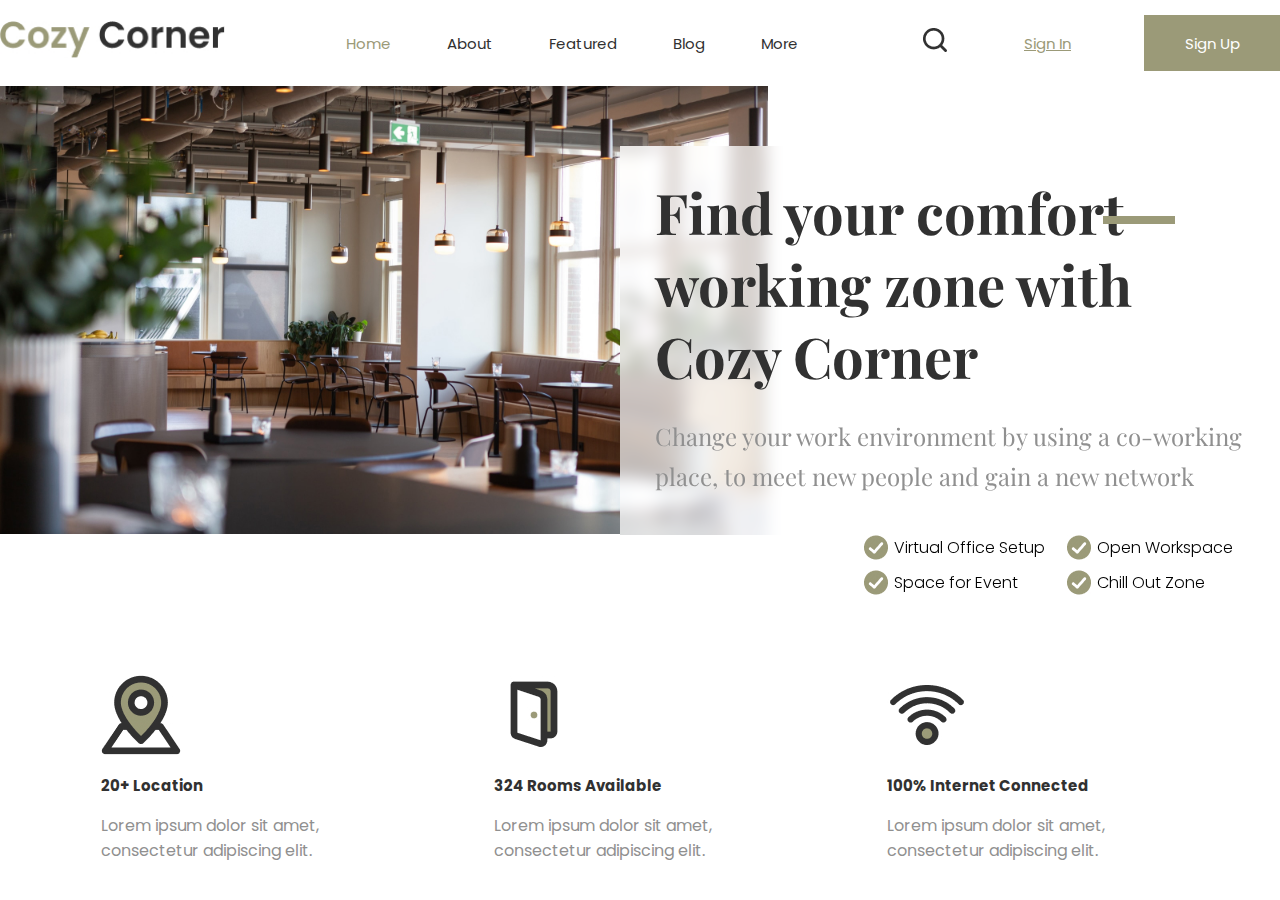
<file: Proeycto 3/index.html>
<!DOCTYPE html>
<html lang="en">
<head>
    <meta charset="UTF-8">
    <meta name="viewport" content="width=device-width, initial-scale=1.0">
    <title>Cozy Corner</title>
    <link rel="stylesheet" href="./style.css">
</head>
<body>
    <section class="page">
        <header class="header">
            <figure class="title">
                <img src="./IMG/title.jpg" alt="Cozy Corner">
            </figure>

            <nav class="nav">
                <ul>
                    <li><a href="#" class="active">Home</a></li>
                    <li><a href="#">About</a></li>
                    <li><a href="#">Featured</a></li>
                    <li><a href="#">Blog</a></li>
                    <li><a href="#">More</a></li>
                </ul>
            </nav>

            <nav class="login">
                <ul>
                    <li><img src="./IMG/search.jpg" alt="search"></li>
                    <li><a href="#" class="sign_in">Sign In</a></li>
                    <li><a href="#" class="sign_up">Sign Up</a></li>
                </ul>
            </nav>
        </header>

        <section class="hero_header">
                <div class="hero_title">
                    <h1 class="title">Find your comfort working zone with Cozy Corner</h1>
                    <p class="description">Change your work environment by using a co-working place, to meet new people and gain a new network</p>
                    
                    <nav class="hero_list">
                        <ul>
                            <li>Virtual Office Setup</li>
                            <li>Open Workspace</li>
                            <li>Space for Event</li>
                            <li>Chill Out Zone</li>
                        </ul>
                </nav>
                </div>

                
            
        </section>

        <section class="benefits">
            <article>
                <img src="./IMG/location.jpg" alt="location">
                <h2>20+ Location</h2>
                <p>Lorem ipsum dolor sit amet, consectetur adipiscing elit.</p>
            </article>
            <article>
                <img src="./IMG/door.jpg" alt="rooms">
                <h2>324 Rooms Available</h2>
                <p>Lorem ipsum dolor sit amet, consectetur adipiscing elit.</p>
            </article>
            <article>
                <img src="./IMG/wifi.jpg" alt="wifi">
                <h2>100% Internet Connected</h2>
                <p>Lorem ipsum dolor sit amet, consectetur adipiscing elit.</p>
            </article>
        </section>

    </section>
</body>
</html>
</file>
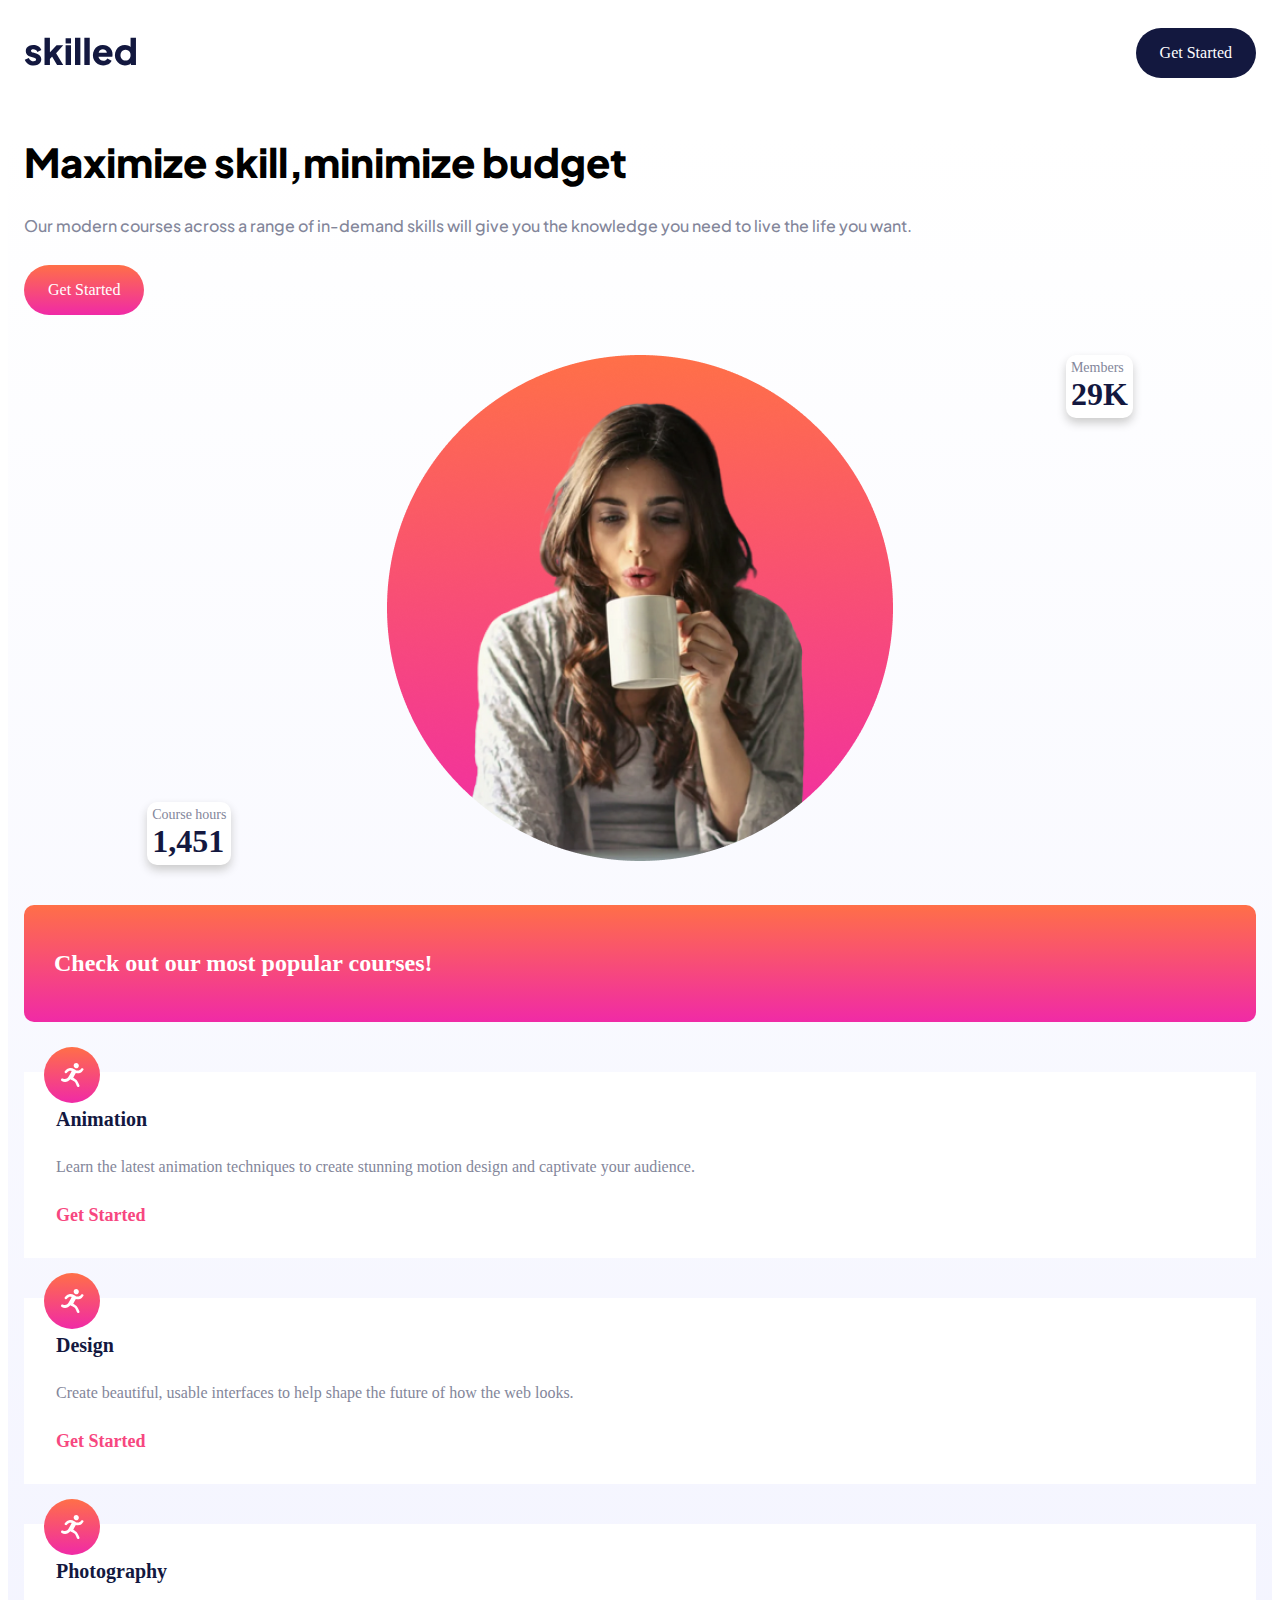
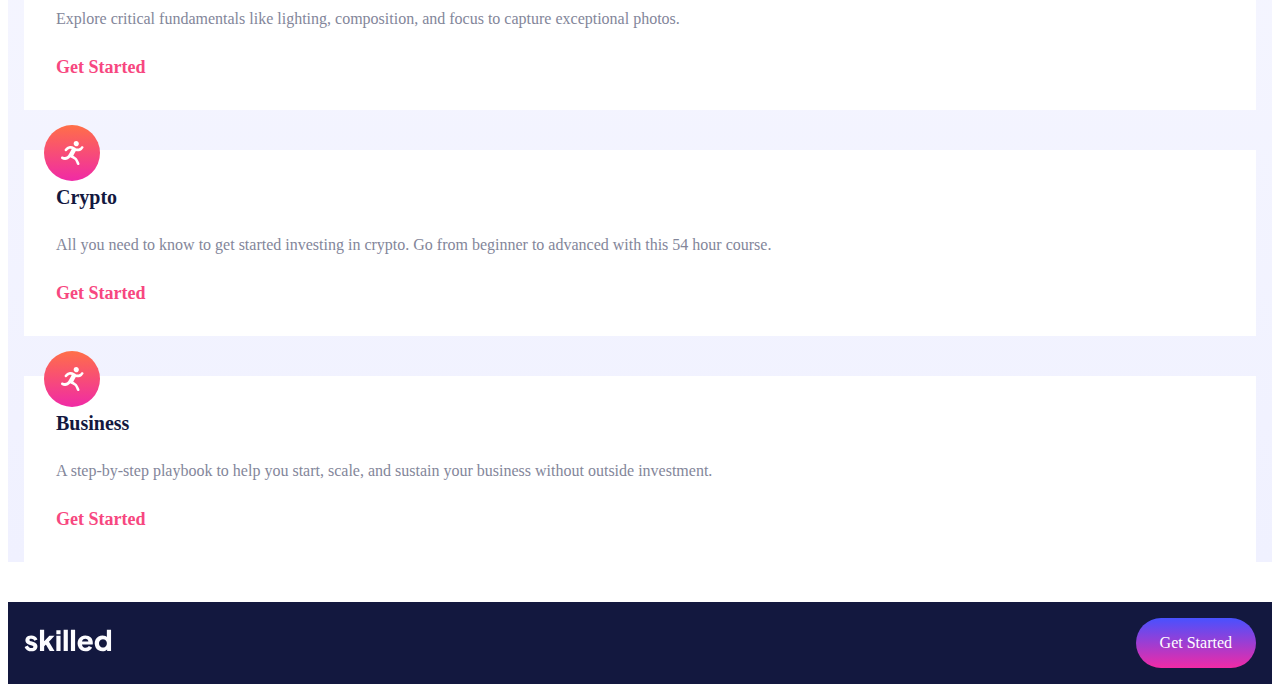
<file: Proyecto 4/index.html>
<!DOCTYPE html>
<html lang="en">
<head>
    <meta charset="UTF-8">
    <meta name="viewport" content="width=device-width, initial-scale=1.0">
    <title>Skilled</title>
    <link rel="stylesheet" href="./style.css">
</head>
<body>
    <header class='header-principal'>
        <div class="container">
            <a href="#"><img src="./IMG/elearning-logo.svg" alt="" class="logo"></a>

            <nav class="nav-principal">
                <ul>
                    <li>
                        <a href="#" class="button">Get Started</a>
                    </li>
                </ul>
            </nav>
        </div>
    </header>

    <main>
        <div class="hero">
            <div class="container">
                <div class="hero__content">
                    <h1 class="hero__title">
                        Maximize skill,minimize budget
                    </h1>
                    <p class="hero__subtitle">Our modern courses across a range of in-demand skills will give you the knowledge you need to live the life you want.</p>
                    <p class="hero__buttons">
                        <a href="#" class="button--gradient-orange">Get Started</a>
                    </p>
        
                    <div class="hero__img">
                        <img src="./IMG/hero-img-mobile.png" alt="">
                        <div class="hero_number">
                            <span class="hero_number-title">Course hours</span>
                            <span class="hero_number-number">1,451</span>
                        </div>
                        <div class="hero_number1">
                            <span class="hero_number1-title1">Members</span>
                            <span class="hero_number1-number1">29K</span>
                        </div>
                </div>
               
                </div>
                    
               
                     
                
            </div>
    
            
        </div>
    
        <div class="activities">
            <div class="container">
                <header class="activities__header">
                    <h2>Check out our most popular courses!</h2>
                </header>
                <article class="activities__item__animation">
                    <span class="activities__item__icon"><img src="./IMG/icon-run.svg" alt=""></span>
                    <h3 class="activities__item__title">Animation</h3>
                    <p class="activities__item__description">Learn the latest animation techniques to create stunning motion design and captivate your audience.</p>
                    <p class="activities__item__cta"><a href="#" class="button_link">Get Started</a></p>
                </article>

                <article class="activities__item__animation">
                    <span class="activities__item__icon"><img src="./IMG/icon-run.svg" alt=""></span>
                    <h3 class="activities__item__title">Design</h3>
                    <p class="activities__item__description">Create beautiful, usable interfaces to help shape the future of how the web looks.</p>
                    <p class="activities__item__cta"><a href="#" class="button_link">Get Started</a></p>
                </article>

                <article class="activities__item__animation">
                    <span class="activities__item__icon"><img src="./IMG/icon-run.svg" alt=""></span>
                    <h3 class="activities__item__title">Photography</h3>
                    <p class="activities__item__description">Explore critical fundamentals like lighting, composition, and focus to capture exceptional photos.</p>
                    <p class="activities__item__cta"><a href="#" class="button_link">Get Started</a></p>
                </article>

                <article class="activities__item__animation">
                    <span class="activities__item__icon"><img src="./IMG/icon-run.svg" alt=""></span>
                    <h3 class="activities__item__title">Crypto</h3>
                    <p class="activities__item__description">All you need to know to get started investing in crypto. Go from beginner to advanced with this 54 hour course.</p>
                    <p class="activities__item__cta"><a href="#" class="button_link">Get Started</a></p>
                </article>

                <article class="activities__item__animation">
                    <span class="activities__item__icon"><img src="./IMG/icon-run.svg" alt=""></span>
                    <h3 class="activities__item__title">Business</h3>
                    <p class="activities__item__description">A step-by-step playbook to help you start, scale, and sustain your business without outside investment.</p>
                    <p class="activities__item__cta"><a href="#" class="button_link">Get Started</a></p>
                </article>
            </div>
        </div>
    </main>

    <footer class="footer__principal">
        <div class="container">
            <a href="#"><img src="./IMG/skilled.svg" alt="" class="logo_negative"></a>

            <nav class="nav-principal">
                <ul>
                    <li>
                        <a href="#" class="button">Get Started</a>
                    </li>
                </ul>
            </nav>
        </div>
    </footer>

    
</body>
</html>
</file>
<file: Proeycto 3/style.css>
@import url('https://fonts.googleapis.com/css2?family=Playfair+Display:ital,wght@0,700;1,700&display=swap');
@import url('https://fonts.googleapis.com/css2?family=Playfair+Display:ital,wght@0,700;1,700&family=Poppins:wght@400;500&display=swap');


:root {
    --black: rgba(49, 49, 49, 1);
    --dark-green: rgba(155, 154, 120, 1);
    --second-font: "Playfair Display", serif;
    --first-font: "Poppins", sans-serif;
}

body {
    margin: 0;
    padding: 0;
}

.page {
    margin-left: auto;
    margin-right: auto;
    max-width: 1400px;
}

header.header {
    display: flex;
    justify-content: space-between;
    align-items: center;
    font-family: var(--first-font);
    
}

.title {
    margin: 0;
}
.title img{
    width: 225px;
}

nav.nav ul{
    font-size: 15px;
    list-style: none;
    display: flex;
    gap: 56px;
    font-family: var(--first-font);
}

nav.nav ul li a {
    display: inline-block;
    text-decoration: none;
    color: var(--black);
}

nav.nav ul li a.active {
    color: var(--dark-green);
}

nav.nav ul li a:hover{
    transition: all .5s ease;
    color: var(--dark-green);
}

nav.login ul{
    font-size: 15px;
    display: flex;
    list-style: none;
    gap: 73px;
    align-items: center;
    font-family: var(--first-font);
}

nav.login ul li a{
    display: inline-block;
    text-decoration: none;  
    color: var(--dark-green);
}


nav.login ul li a.sign_up {
    background-color: var(--dark-green);
    color: white;
    padding: 16.5px 40.5px;
}

nav.login ul li a.sign_up:hover {
    transition: all .5s ease;
    color: var(--dark-green);
    background-color: white;
}


nav.login ul li a.sign_in {
    text-decoration: underline;
}

nav.login ul li a.sign_in:hover {
    transition: all .5s ease;
    color: var(--black);
}

.hero_header {
    background-image: url(./IMG/hero_bg.jpg);
    background-repeat: no-repeat;
    background-size: 60%;
    padding-top: 60px;
    padding-bottom: 60px;
    display: flex;
    justify-content: flex-end;
    margin-bottom: 80px;
}

.hero_title {
    max-width: 50%;
    background: rgba(255, 255, 255, 0.7);
    backdrop-filter: blur(8px);
    padding-left: 20px;
    padding-top: 15px;
}

.hero_header h1::before {
    content: '';
    position: absolute;
    top: 70px;
    height: 8px;
    width: 72px;
    background-color: var(--dark-green);
    right: 105px;
}

.hero_title h1{
    padding-top: 15px;
    padding-left: 15px;
    width: 80%;
    font-size: 56px;
    font-family: var(--second-font);
    color: var(--black);
    font-weight: 700;
    line-height: 72px;
    margin: 0;
}



.hero_title p{
    width: 97%;
    font-family: var(--second-font);
    color: rgba(144, 144, 144, 1);
    font-weight: 400;
    font-size: 24px;
    line-height: 40px;
    padding-bottom: 15px;
    padding-left: 15px;
}

.hero_list ul{
    list-style: none;
    margin: 0px;
    padding: 0px;
    width: 60%;
    margin-left: auto;
    position: absolute;
    right: 20px;
    display: grid;
    font-family: var(--first-font);
    grid-template-columns: 1fr 1fr;
    grid-template-rows: 1fr 1fr;
    gap: 10px;
}

.hero_list ul li {
    font-weight: 300;
    background-image: url(./IMG/hero_list.jpg);
    background-repeat: no-repeat;
    background-size: 24px;
    background-position: left center;
    padding-left: 30px;
}

section.benefits {
    display: flex;
    justify-content: space-around;
    padding-left: 101px;
    font-family: var(--first-font);
}

section.benefits article h2 {
    font-size: 15px;
    color: var(--black);
}

section.benefits article p {
    width: 70%;
    color: rgba(144, 144, 144, 1);
}
</file>
<file: Proyecto 4/style.css>
@import url('https://fonts.googleapis.com/css2?family=Plus+Jakarta+Sans:ital,wght@0,200..800;1,200..800&display=swap');

:root {

    /*Colores*/
    --blue: #666CA3;
    --blue-dark: #4851ff;
    --black: #13183F;
    --grey: #83869A;
    --pink: #F74780;
    --pink_light: #FFA7C3;
    --orange: #FF6F48;
    --magenta: #F02AA6;
    --gradient_pink_orange: linear-gradient(180deg, #FF6F48 0.04%, #F02AA6 100%);
    --gradient_pink_blue: linear-gradient(180deg, #4851FF 0%, #F02AA6 99.92%);

    /*Font*/
    --primary_font: "Plus Jakarta Sans", sans-serif;
}

body {
    font-size: 16px;
}

body a {
    text-decoration: none;
    display: inline-block;
}

main {
    background-image: linear-gradient(180deg, #FFFFFF 0%, #F0F1FF 100%);
    ;
}

.container {
    padding-left: 16px;
    padding-right: 16px;
}

header div.container {
    padding-left: 16px;
    padding-right: 16px;
    display: flex;
    justify-content: space-between;
    align-items: center;
}

.hero_container {
    padding-left: 16px;
    padding-right: 16px;
}

.activities_container {
    padding-left: 16px;
    padding-right: 16px;
}

.button {
    padding: 16px 24px;
    color: white;
    background-color: var(--black);
    border-radius: 28px;
}

a.button--gradient-orange {
    background-image: var(--gradient_pink_orange);
    color: white;
    padding: 16px 24px;
    border-radius: 28px;
}

header.header-principal {
    padding-top: 20px;
    padding-bottom: 20px;
    margin-bottom: 38px;
}

header ul {
    list-style: none;
    margin: 0;
    padding: 0;
}

.hero {
    margin-bottom: 40px;
}


.hero .hero__title {
    font-family: var(--primary_font);
    font-size: 40px;
    font-weight: 800;
    line-height: 51px;
    margin-bottom: 26px;
}

.hero .hero__subtitle {
    font-family: var(--primary_font);
    font-weight: 500;
    margin-bottom: 26px;
    color: var(--grey);
    line-height: 26px;
}

.hero .hero__buttons {
    margin-bottom: 40px;
}

.hero .hero__img {
    text-align: center;
    width: 80%;
    margin-left: 10%;
    position: relative;
}

.hero .hero__img img{
    max-width: 80%;
}

div.hero_number, div.hero_number1 {
    display: inline-block;
    width: max-content;
    background-color: white;
    color: var(--black);
    padding: 5px;
    gap: 10px;
    text-align: left;
    position: absolute;
    border-radius: 10px;
    box-shadow: 0 5px 10px #ccc;
}

div.hero_number span, div.hero_number1 span {
    display: block;
}

.hero_number-title, .hero_number1-title1{
    font-size: 14px;
    color: var(--grey);
}

.hero_number-number, .hero_number1-number1{
    color: var(--black);
    font-size: 32px;
    font-weight: 800;
}

.hero_number {
    padding: 16px 45px 16px 20px;
    bottom: 0;
    left: 0;
}

.hero_number1 {
    padding: 16px 20px 16px 20px;
    top: 0;
    right: 0;
}

.activities__header {
    background-image: var(--gradient_pink_orange);
    padding: 25px 30px;
    color: white;
    border-radius: 10px;
    margin-bottom: 50px;
}

.activities__item__animation {
    padding: 1rem 2rem;
    margin-bottom: 40px;
    background-color: white;
    position: relative;
}

.activities__item__icon{
    width: 56px;
    height: 56px;
    background-image: var(--gradient_pink_orange);
    display: flex;
    justify-content: center;
    align-items: center;
    border-radius: 50%;
    margin-bottom: 40px;
    position: absolute;
    left: 20px;
    top: -25px;
}

.activities__item__title {
    color: var(--black);
    font-size: 20px;
    margin-bottom: 26px;
}

.activities__item__description {
    font-size: 16px;
    line-height: 20px;
    color: var(--grey);
    margin-bottom: 28px;
}

.activities__item__cta .button_link{
    color: var(--pink);
    font-weight: bold;
    font-size: 18px;
}

footer.footer__principal {
    background-color: var(--black);
}

footer.footer__principal div.container{
    display: flex;
    justify-content: space-between;
    align-items: center;
}

footer.footer__principal li {
    list-style: none;
}

footer.footer__principal .button {
    padding: 16px 24px;
    color: white;
    background-image: var(--gradient_pink_blue);
    border-radius: 28px;
}
</file>
